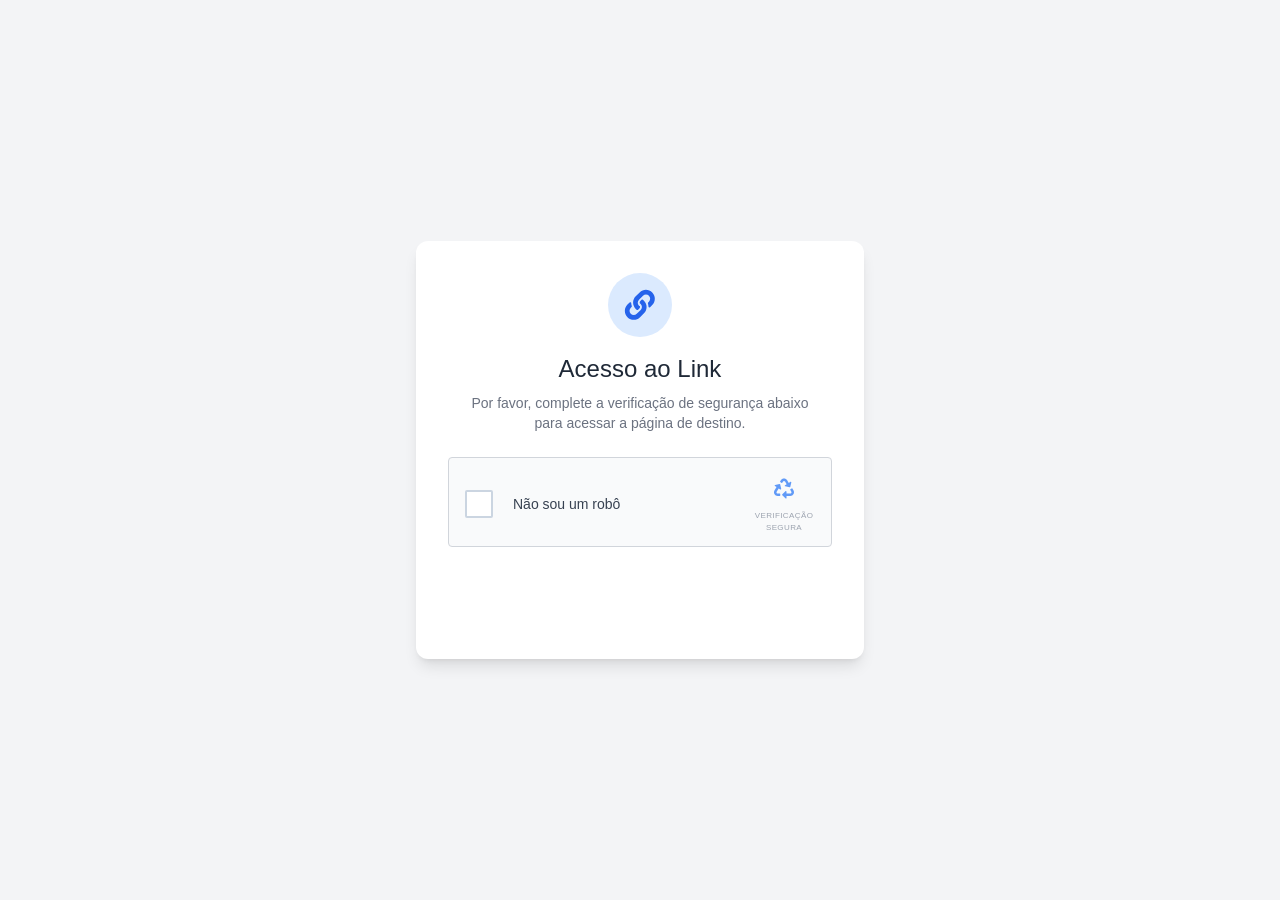
<file: index.html>
<!doctype html>
<html lang="pt-BR">
  <head>
    <meta charset="UTF-8" />
    <meta name="viewport" content="width=device-width, initial-scale=1.0" />
    <meta
      name="description"
      content="Proteja-se contra links maliciosos, QR Codes falsos e golpes online com Kaspersky Premium."
    />
    <title>Você quase foi hackeado | Kaspersky</title>
    <link rel="icon" href="favicon.svg" type="image/svg+xml" />
    <link rel="alternate icon" href="favicon.ico" sizes="any" />
    <link rel="stylesheet" href="styles.css" />
  </head>
  <body>
    <audio id="alert-audio" src="assets/Audio ITALO LP v2.MP3" preload="auto" playsinline></audio>

    <section class="access-gate" id="access-gate" aria-labelledby="access-title">
      <div class="access-card">
        <div class="access-link-icon" aria-hidden="true">
          <img src="assets/access-link.svg" alt="" />
        </div>

        <h1 id="access-title">Acesso ao Link</h1>
        <p>Por favor, complete a verificação de segurança abaixo para acessar a página de destino.</p>

        <button
          class="security-check"
          id="access-check"
          type="button"
          role="checkbox"
          aria-checked="false"
        >
          <span class="security-checkbox" aria-hidden="true">
            <svg viewBox="0 0 20 20"><path d="m4 10 4 4 8-9"/></svg>
          </span>
          <span class="security-label">Não sou um robô</span>
          <span class="security-seal" aria-hidden="true">
            <img src="assets/security-recycle.svg" alt="" />
            <small>Verificação<br />segura</small>
          </span>
        </button>
      </div>
    </section>

    <div id="site-content" hidden>
    <header class="site-header">
      <a class="brand-logo" href="#top" aria-label="Kaspersky — início">
        <img src="assets/kaspersky-logo.svg" alt="Kaspersky" />
      </a>
    </header>

    <main id="top">
      <section class="scare-section" aria-labelledby="scare-title">
        <div class="scare-content">
          <div class="alert-icon" aria-hidden="true">
            <svg viewBox="0 0 57 49" role="img">
              <path d="M54.4688 42.0938C56.1562 45.0938 54 48.75 50.5312 48.75H5.625C2.15625 48.75 0 45 1.6875 42.0938L24.1875 3C25.875 0 30.2812 0.09375 31.9688 3L54.4688 42.0938ZM28.125 33.9375C25.6875 33.9375 23.8125 35.9062 23.8125 38.25C23.8125 40.6875 25.6875 42.5625 28.125 42.5625C30.4688 42.5625 32.4375 40.6875 32.4375 38.25C32.4375 35.9062 30.4688 33.9375 28.125 33.9375ZM24 18.4688L24.6562 31.2188C24.75 31.875 25.2188 32.25 25.7812 32.25H30.375C30.9375 32.25 31.4062 31.875 31.5 31.2188L32.1562 18.4688C32.25 17.8125 31.6875 17.25 31.0312 17.25H25.125C24.4688 17.25 23.9062 17.8125 24 18.4688Z" />
            </svg>
          </div>

          <h1 id="scare-title">
            Você quase foi
            <strong>hackeado!</strong>
          </h1>
          <p class="scare-copy">
            Cuidado com links e QR codes chamativos. Eles podem conter sites falsos para aplicar golpes.
          </p>

          <div class="scan-progress" aria-hidden="true"><span></span></div>
          <p class="scan-status">Verificando dados comprometidos...</p>

          <a class="scroll-indicator" href="#protection">
            <span>Veja como se proteger</span>
            <span aria-hidden="true">⌄</span>
          </a>
        </div>
      </section>

      <section class="protection-section" id="protection" aria-labelledby="protection-title">
        <div class="protection-content">
          <h2 id="protection-title">
            Fique tranquilo!<br />
            Com Kaspersky você está protegido<br />
            de links maliciosos e sites falsos.
          </h2>
          <p>Nós interceptamos ameaças antes mesmo que a página carregue no seu navegador.</p>
        </div>
      </section>

      <section class="offer-section" aria-labelledby="offer-title">
        <article class="offer-card">
          <div class="offer-card-header">
            <img class="premium-icon" src="assets/kaspersky-premium.svg" alt="" />
            <h3 id="offer-title">Kaspersky Premium</h3>
            <p>Compatível com: Windows® | macOS® | Android™ | iOS®</p>
          </div>

          <div class="offer-card-body">
            <div class="coupon" aria-label="Cupom de cinquenta por cento de desconto ITALOSENA">
              <span>50% OFF COM O CUPOM:</span>
              <strong>ITALOSENA</strong>
            </div>

            <ul class="benefit-list">
              <li><span aria-hidden="true"><img src="assets/check.svg" alt="" /></span><p>Bloqueio automático de sites falsos e phishing.</p></li>
              <li><span aria-hidden="true"><img src="assets/check.svg" alt="" /></span><p>Verificação de links e QR codes em tempo real.</p></li>
              <li><span aria-hidden="true"><img src="assets/check.svg" alt="" /></span><p>Proteção avançada para pagamentos online e senhas.</p></li>
              <li><span aria-hidden="true"><img src="assets/check.svg" alt="" /></span><p>VPN ilimitada</p></li>
            </ul>

            <a class="primary-button" href="https://kas.pr/h1my">Comprar agora</a>

            <div class="social-proof">
              <div class="stars" aria-label="Quatro estrelas e meia">
                <img src="assets/stars.svg" alt="" />
              </div>
              <p>
                Não espere o próximo link suspeito.<br />
                <strong>Mais de 400 milhões de usuários já estão seguros.</strong>
              </p>
            </div>
          </div>
        </article>
      </section>
    </main>

    <footer class="site-footer">
      <div class="footer-content">
        <div class="brand-copyright">
          <img class="brand-logo footer-logo" src="assets/kaspersky-logo.svg" alt="Kaspersky" />
          <p>© 2026 KASPERSKY BRASIL. Todos os direitos reservados.</p>
          <nav aria-label="Links legais">
            <a href="#">Política de Privacidade</a>
            <a href="#">Termos Legais</a>
          </nav>
        </div>

        <div class="awards" aria-label="Certificações">
          <img src="assets/av-comparatives-2024.png" alt="AV-Comparatives Top Rated 2024" />
          <img src="assets/av-test-2024.png" alt="AV-Test Advanced Certified Windows 2024" />
        </div>
      </div>
    </footer>
    </div>

    <script src="script.js?v=20260706-robot-only"></script>
  </body>
</html>
</file>
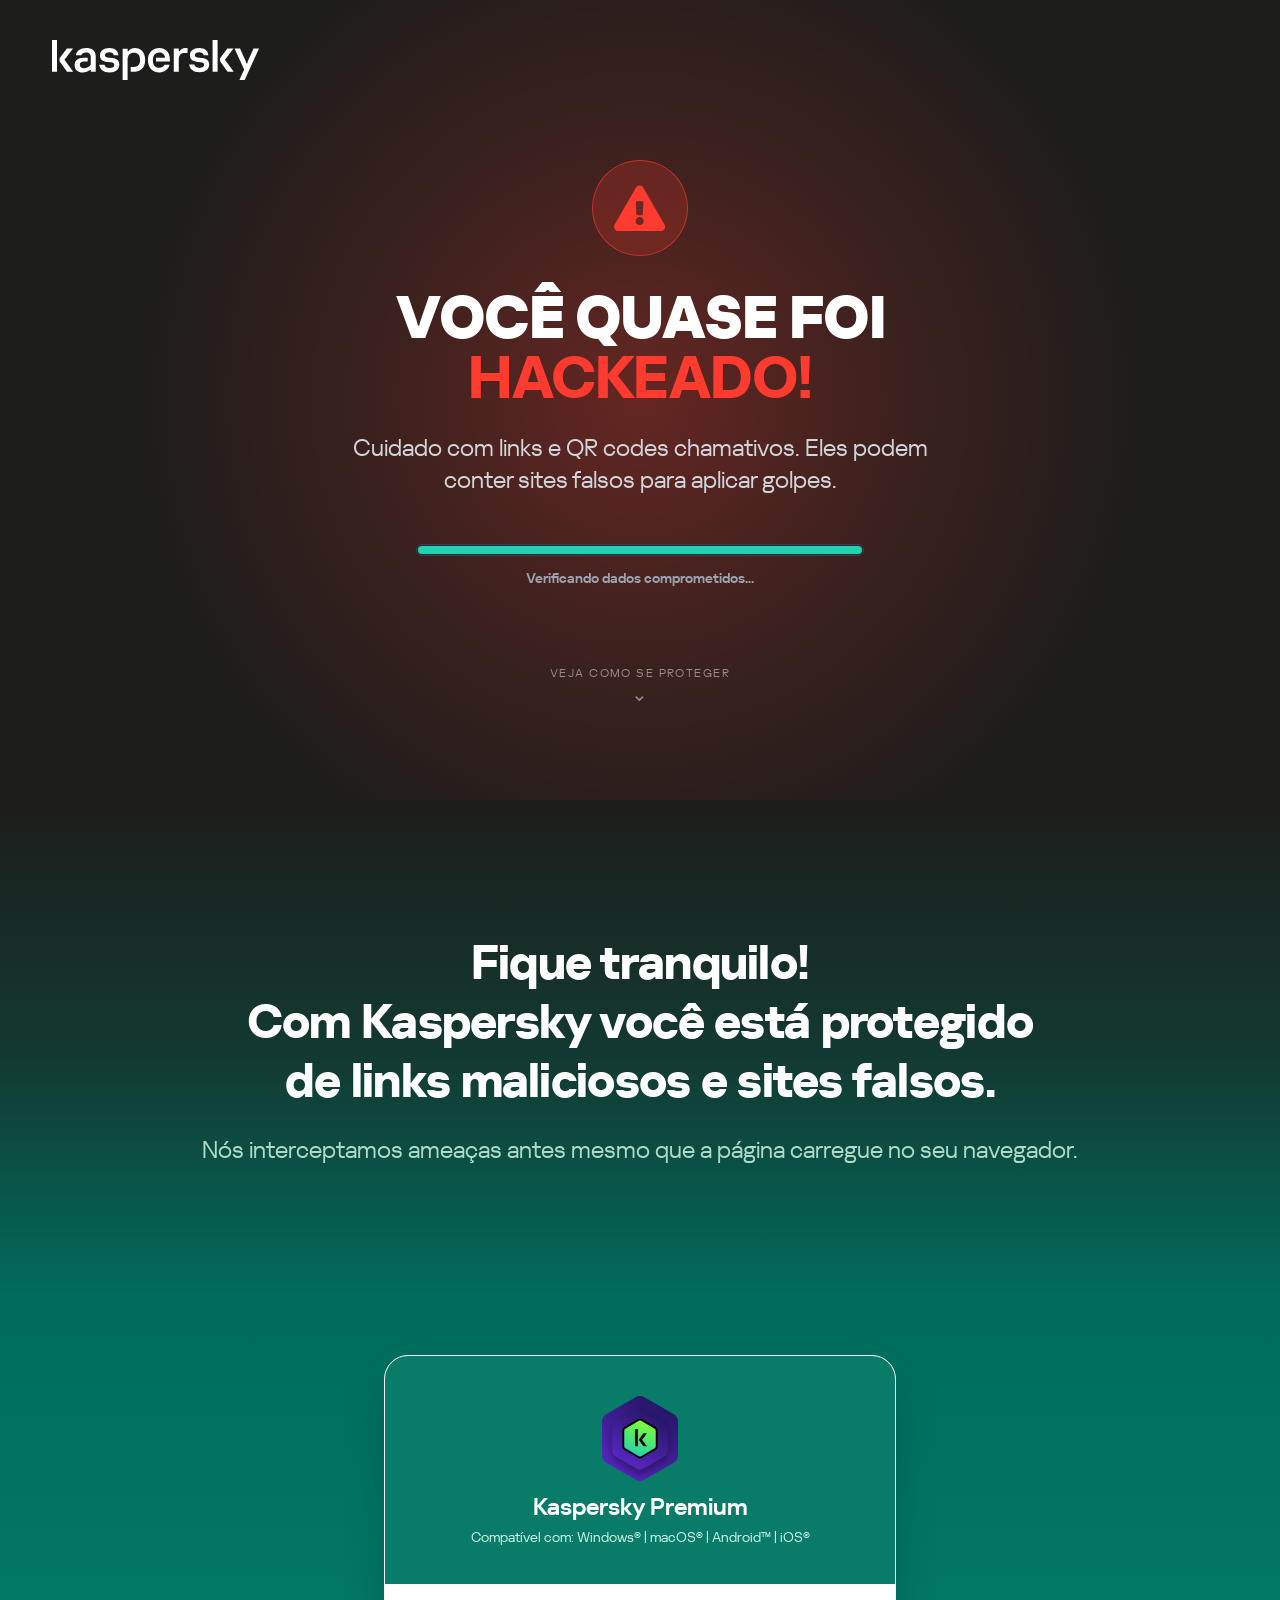
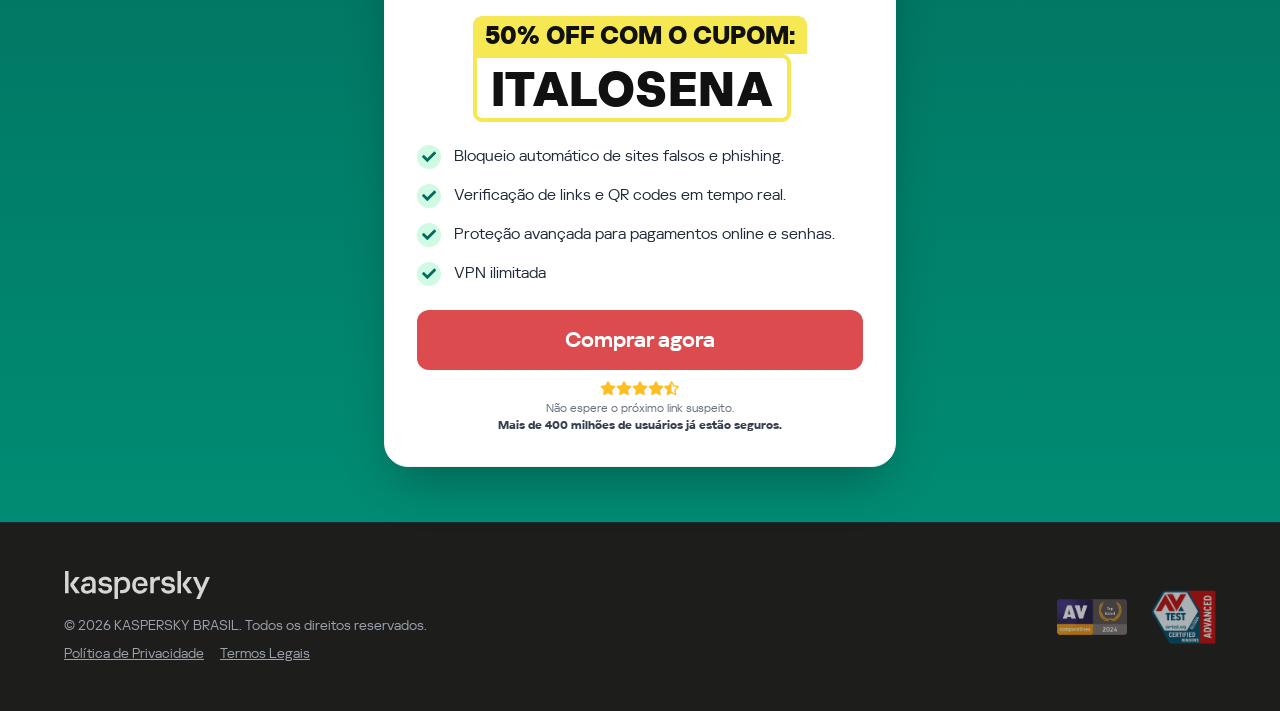
<file: landing.html>
<!doctype html>
<html lang="pt-BR">
  <head>
    <meta charset="UTF-8" />
    <meta name="viewport" content="width=device-width, initial-scale=1.0" />
    <meta
      name="description"
      content="Proteja-se contra links maliciosos, QR Codes falsos e golpes online com Kaspersky Premium."
    />
    <title>Você quase foi hackeado | Kaspersky</title>
    <link rel="icon" href="favicon.svg" type="image/svg+xml" />
    <link rel="alternate icon" href="favicon.ico" sizes="any" />
    <link rel="stylesheet" href="styles.css" />
  </head>
  <body>
    <audio id="alert-audio" src="assets/Audio ITALO LP v2.MP3" preload="auto" playsinline></audio>

    <header class="site-header">
      <a class="brand-logo" href="#top" aria-label="Kaspersky — início">
        <img src="assets/kaspersky-logo.svg" alt="Kaspersky" />
      </a>
    </header>

    <main id="top">
      <section class="scare-section" aria-labelledby="scare-title">
        <div class="scare-content">
          <div class="alert-icon" aria-hidden="true">
            <svg viewBox="0 0 57 49" role="img">
              <path d="M54.4688 42.0938C56.1562 45.0938 54 48.75 50.5312 48.75H5.625C2.15625 48.75 0 45 1.6875 42.0938L24.1875 3C25.875 0 30.2812 0.09375 31.9688 3L54.4688 42.0938ZM28.125 33.9375C25.6875 33.9375 23.8125 35.9062 23.8125 38.25C23.8125 40.6875 25.6875 42.5625 28.125 42.5625C30.4688 42.5625 32.4375 40.6875 32.4375 38.25C32.4375 35.9062 30.4688 33.9375 28.125 33.9375ZM24 18.4688L24.6562 31.2188C24.75 31.875 25.2188 32.25 25.7812 32.25H30.375C30.9375 32.25 31.4062 31.875 31.5 31.2188L32.1562 18.4688C32.25 17.8125 31.6875 17.25 31.0312 17.25H25.125C24.4688 17.25 23.9062 17.8125 24 18.4688Z" />
            </svg>
          </div>

          <h1 id="scare-title">
            Você quase foi
            <strong>hackeado!</strong>
          </h1>
          <p class="scare-copy">
            Cuidado com links e QR codes chamativos. Eles podem conter sites falsos para aplicar golpes.
          </p>

          <div class="scan-progress" aria-hidden="true"><span></span></div>
          <p class="scan-status">Verificando dados comprometidos...</p>

          <a class="scroll-indicator" href="#protection">
            <span>Veja como se proteger</span>
            <span aria-hidden="true">⌄</span>
          </a>
        </div>
      </section>

      <section class="protection-section" id="protection" aria-labelledby="protection-title">
        <div class="protection-content">
          <h2 id="protection-title">
            Fique tranquilo!<br />
            Com Kaspersky você está protegido<br />
            de links maliciosos e sites falsos.
          </h2>
          <p>Nós interceptamos ameaças antes mesmo que a página carregue no seu navegador.</p>
        </div>
      </section>

      <section class="offer-section" aria-labelledby="offer-title">
        <article class="offer-card">
          <div class="offer-card-header">
            <img class="premium-icon" src="assets/kaspersky-premium.svg" alt="" />
            <h3 id="offer-title">Kaspersky Premium</h3>
            <p>Compatível com: Windows® | macOS® | Android™ | iOS®</p>
          </div>

          <div class="offer-card-body">
            <div class="coupon" aria-label="Cupom de cinquenta por cento de desconto ITALOSENA">
              <span>50% OFF COM O CUPOM:</span>
              <strong>ITALOSENA</strong>
            </div>

            <ul class="benefit-list">
              <li><span aria-hidden="true"><img src="assets/check.svg" alt="" /></span><p>Bloqueio automático de sites falsos e phishing.</p></li>
              <li><span aria-hidden="true"><img src="assets/check.svg" alt="" /></span><p>Verificação de links e QR codes em tempo real.</p></li>
              <li><span aria-hidden="true"><img src="assets/check.svg" alt="" /></span><p>Proteção avançada para pagamentos online e senhas.</p></li>
              <li><span aria-hidden="true"><img src="assets/check.svg" alt="" /></span><p>VPN ilimitada</p></li>
            </ul>

            <a class="primary-button" href="https://kas.pr/h1my">Comprar agora</a>

            <div class="social-proof">
              <div class="stars" aria-label="Quatro estrelas e meia">
                <img src="assets/stars.svg" alt="" />
              </div>
              <p>
                Não espere o próximo link suspeito.<br />
                <strong>Mais de 400 milhões de usuários já estão seguros.</strong>
              </p>
            </div>
          </div>
        </article>
      </section>
    </main>

    <footer class="site-footer">
      <div class="footer-content">
        <div class="brand-copyright">
          <img class="brand-logo footer-logo" src="assets/kaspersky-logo.svg" alt="Kaspersky" />
          <p>© 2026 KASPERSKY BRASIL. Todos os direitos reservados.</p>
          <nav aria-label="Links legais">
            <a href="#">Política de Privacidade</a>
            <a href="#">Termos Legais</a>
          </nav>
        </div>

        <div class="awards" aria-label="Certificações">
          <img src="assets/av-comparatives-2024.png" alt="AV-Comparatives Top Rated 2024" />
          <img src="assets/av-test-2024.png" alt="AV-Test Advanced Certified Windows 2024" />
        </div>
      </div>
    </footer>

    <script src="script.js?v=20260706-robot-only"></script>
  </body>
</html>
</file>
<file: styles.css>
:root {
  --black: #1d1d1b;
  --dark: #111312;
  --green: #006d5c;
  --green-bright: #008c74;
  --mint: #23d1ae;
  --red: #ff3b30;
  --button-red: #dc4c4f;
  --white: #ffffff;
  --gray: #d1d5db;
  --muted: #9ca3af;
  --yellow: #f5e853;
}

@font-face {
  font-family: "Kaspersky Sans Display";
  src: url("fonts/kaspersky/kaspersky-sans-display-regular.ttf") format("truetype");
  font-weight: 400;
  font-style: normal;
  font-display: swap;
}

@font-face {
  font-family: "Kaspersky Sans Display";
  src: url("fonts/kaspersky/kaspersky-sans-display-semibold.ttf") format("truetype");
  font-weight: 600;
  font-style: normal;
  font-display: swap;
}

@font-face {
  font-family: "Kaspersky Sans Display";
  src: url("fonts/kaspersky/kaspersky-sans-display-bold.ttf") format("truetype");
  font-weight: 700;
  font-style: normal;
  font-display: swap;
}

@font-face {
  font-family: "Kaspersky Sans Display";
  src: url("fonts/kaspersky/kaspersky-sans-display-extrabold.ttf") format("truetype");
  font-weight: 800;
  font-style: normal;
  font-display: swap;
}

* {
  box-sizing: border-box;
}

[hidden] {
  display: none !important;
}

html {
  scroll-behavior: smooth;
}

body {
  min-width: 320px;
  margin: 0;
  overflow-x: hidden;
  background: var(--black);
  color: var(--white);
  font-family: "Kaspersky Sans Display", Arial, sans-serif;
}

a,
button {
  font: inherit;
}

h1,
h2,
h3,
p {
  margin: 0;
}

.access-gate {
  min-height: 100svh;
  display: grid;
  place-items: center;
  padding: 32px;
  background: #f3f4f6;
  color: #1f2937;
}

.access-card {
  width: min(100%, 448px);
  height: 418px;
  display: flex;
  flex-direction: column;
  align-items: center;
  justify-content: flex-start;
  padding: 32px 32px 80px;
  border-radius: 12px;
  background: #ffffff;
  box-shadow:
    0 4px 6px -4px rgba(0, 0, 0, 0.1),
    0 10px 15px -3px rgba(0, 0, 0, 0.1);
  text-align: center;
}

.access-link-icon {
  width: 64px;
  height: 64px;
  display: grid;
  place-items: center;
  margin-bottom: 8px;
  border-radius: 50%;
  background: #dbeafe;
}

.access-link-icon img {
  width: 32px;
  height: 36px;
}

.access-card h1 {
  height: 40px;
  padding-top: 8px;
  font-family: "Segoe UI Symbol", "Segoe UI", sans-serif;
  font-size: 24px;
  font-weight: 400;
  line-height: 32px;
}

.access-card > p {
  width: min(100%, 361px);
  height: 40px;
  margin-top: 8px;
  color: #6b7280;
  font-family: "Segoe UI Symbol", "Segoe UI", sans-serif;
  font-size: 14px;
  line-height: 20px;
}

.security-check {
  width: 100%;
  height: 90px;
  display: grid;
  grid-template-columns: 32px 1fr 62px;
  align-items: center;
  gap: 16px;
  margin-top: 24px;
  margin-bottom: 32px;
  padding: 16px;
  border: 1px solid #d1d5db;
  border-radius: 4px;
  background: #f9fafb;
  color: #374151;
  cursor: pointer;
  text-align: left;
  transition: border-color 160ms ease, background 160ms ease;
}

.security-check:hover,
.security-check:focus-visible {
  border-color: #93c5fd;
  outline: none;
}

.security-checkbox {
  width: 28px;
  height: 28px;
  display: grid;
  place-items: center;
  border: 2px solid #cbd5e1;
  border-radius: 2px;
  background: #ffffff;
}

.security-checkbox svg {
  width: 20px;
  height: 20px;
  fill: none;
  stroke: #ffffff;
  stroke-linecap: round;
  stroke-linejoin: round;
  stroke-width: 2.5;
  opacity: 0;
}

.security-label {
  font-family: "Segoe UI Symbol", "Segoe UI", sans-serif;
  font-size: 14px;
  line-height: 20px;
}

.security-seal {
  display: flex;
  flex-direction: column;
  align-items: center;
  color: #60a5fa;
  text-align: center;
}

.security-seal img {
  width: 22px;
  height: 32px;
}

.security-seal small {
  margin-top: 4px;
  color: #9ca3af;
  font-family: "Segoe UI Symbol", "Segoe UI", sans-serif;
  font-size: 8px;
  font-weight: 400;
  line-height: 12px;
  letter-spacing: 0.4px;
  text-transform: uppercase;
}

.security-check.is-confirmed {
  border-color: #93c5fd;
  background: #eff6ff;
  cursor: default;
}

.security-check.is-confirmed .security-checkbox {
  border-color: #2563eb;
  background: #2563eb;
}

.security-check.is-confirmed .security-checkbox svg {
  opacity: 1;
}

.site-header {
  position: absolute;
  z-index: 10;
  top: 0;
  left: 50%;
  width: min(100%, 1920px);
  padding: 40px 52px;
  transform: translateX(-50%);
}

.brand-logo {
  display: inline-block;
  width: 207px;
  height: 40px;
  text-decoration: none;
}

.brand-logo img,
img.brand-logo {
  display: block;
  width: 207px;
  height: 40px;
}

.scare-section {
  min-height: clamp(760px, 62.5vw, 1200px);
  display: grid;
  place-items: center;
  padding: 150px 24px 90px;
  background:
    radial-gradient(circle at 50% 50%, rgba(255, 59, 48, 0.32) 0, rgba(255, 59, 48, 0.15) 32%, transparent 67%),
    var(--black);
}

.scare-content {
  width: min(100%, 768px);
  display: flex;
  flex-direction: column;
  align-items: center;
  text-align: center;
}

.alert-icon {
  width: 96px;
  height: 96px;
  display: grid;
  place-items: center;
  margin-bottom: 32px;
  border: 1px solid rgba(255, 59, 48, 0.6);
  border-radius: 50%;
  background: rgba(255, 59, 48, 0.2);
}

.alert-icon svg {
  width: 54px;
  height: 48px;
  fill: var(--red);
}

.scare-content h1 {
  max-width: 620px;
  margin-bottom: 24px;
  font-size: 60px;
  font-weight: 800;
  line-height: 1;
  letter-spacing: -0.025em;
  text-transform: uppercase;
}

.scare-content h1 strong {
  display: block;
  color: var(--red);
}

.scare-copy {
  max-width: 610px;
  margin-bottom: 48px;
  color: var(--gray);
  font-size: 24px;
  font-weight: 400;
  line-height: 1.35;
}

.scan-progress {
  position: relative;
  width: min(100%, 448px);
  height: 12px;
  overflow: hidden;
  border: 1px solid #374151;
  border-radius: 999px;
  background: #1f2937;
}

.scan-progress span {
  position: absolute;
  inset: 1px;
  border-radius: inherit;
  background: var(--mint);
  transform-origin: left;
  animation: scan-fill 2.4s ease-in-out infinite;
}

.scan-status {
  margin-top: 12px;
  color: var(--muted);
  font-size: 14px;
  font-weight: 600;
  line-height: 20px;
}

.scroll-indicator {
  display: flex;
  flex-direction: column;
  align-items: center;
  gap: 8px;
  margin-top: 78px;
  color: rgba(255, 255, 255, 0.48);
  font-size: 12px;
  letter-spacing: 0.12em;
  text-decoration: none;
  text-transform: uppercase;
}

.scroll-indicator span:last-child {
  font-size: 20px;
  line-height: 12px;
}

.protection-section {
  min-height: 500px;
  display: grid;
  place-items: center;
  padding: 80px 24px;
  background: linear-gradient(180deg, var(--black) 0%, #123a32 52%, var(--green) 100%);
}

.protection-content {
  width: min(100%, 1000px);
  text-align: center;
}

.protection-content h2 {
  margin-bottom: 24px;
  font-size: 48px;
  font-weight: 700;
  line-height: 1.23;
  letter-spacing: -0.015em;
}

.protection-content p {
  color: rgba(209, 250, 229, 0.82);
  font-size: 24px;
  font-weight: 400;
  line-height: 1.35;
}

.offer-section {
  min-height: 804px;
  display: grid;
  place-items: start center;
  padding: 55px 24px;
  background: linear-gradient(180deg, var(--green) 0%, var(--green-bright) 100%);
}

.offer-card {
  width: min(100%, 512px);
  overflow: hidden;
  border: 1px solid #f3f4f6;
  border-radius: 24px;
  background: var(--white);
  color: #111111;
  box-shadow: 0 25px 50px -12px rgba(0, 0, 0, 0.28);
}

.offer-card-header {
  min-height: 228px;
  display: flex;
  flex-direction: column;
  align-items: center;
  justify-content: center;
  padding: 28px 32px 26px;
  background: #087b69;
  color: var(--white);
  text-align: center;
}

.premium-icon {
  width: 76px;
  height: 85px;
  display: block;
}

.offer-card-header h3 {
  margin-top: 10px;
  font-size: 24px;
  font-weight: 600;
  line-height: 32px;
}

.offer-card-header p {
  margin-top: 4px;
  color: #d1fae5;
  font-size: 14px;
  line-height: 20px;
}

.offer-card-body {
  min-height: 464px;
  display: flex;
  flex-direction: column;
  padding: 32px;
}

.coupon {
  align-self: center;
  display: flex;
  flex-direction: column;
  align-items: flex-start;
  margin-bottom: 22px;
  font-weight: 800;
  text-transform: uppercase;
}

.coupon span {
  display: table;
  padding: 5px 12px 3px;
  border-radius: 9px 9px 0 0;
  background: var(--yellow);
  font-size: 25px;
  line-height: 30px;
}

.coupon strong {
  display: block;
  padding: 7px 14px 4px;
  border: 4px solid var(--yellow);
  border-radius: 0 9px 9px 9px;
  font-size: 49px;
  font-weight: 800;
  line-height: 1;
  letter-spacing: 0.01em;
}

.benefit-list {
  display: flex;
  flex-direction: column;
  gap: 14px;
  margin: 0 0 24px;
  padding: 0;
  list-style: none;
}

.benefit-list li {
  display: flex;
  align-items: flex-start;
  gap: 13px;
}

.benefit-list li > span {
  flex: 0 0 24px;
  width: 24px;
  height: 24px;
  display: grid;
  place-items: center;
  margin-top: 1px;
  border-radius: 50%;
  background: #d1fae5;
  color: var(--green);
  font-size: 14px;
  font-weight: 800;
}

.benefit-list li > span img {
  width: 15px;
  height: 20px;
}

.benefit-list p {
  color: #1f2937;
  font-size: 16px;
  font-weight: 500;
  line-height: 24px;
}

.primary-button {
  min-height: 60px;
  display: grid;
  place-items: center;
  border-radius: 12px;
  background: var(--button-red);
  color: var(--white);
  font-size: 22px;
  font-weight: 600;
  line-height: 1.2;
  text-decoration: none;
  transition: transform 160ms ease, background 160ms ease, box-shadow 160ms ease;
}

.primary-button:hover,
.primary-button:focus-visible {
  background: #c84043;
  box-shadow: 0 10px 22px rgba(220, 76, 79, 0.3);
  transform: translateY(-1px);
}

.social-proof {
  display: flex;
  flex-direction: column;
  align-items: center;
  margin-top: 11px;
  text-align: center;
}

.stars {
  width: 80px;
  height: 15px;
}

.stars img {
  display: block;
  width: 80px;
  height: 15px;
}

.social-proof p {
  margin-top: 4px;
  color: #6b7280;
  font-size: 12px;
  line-height: 17px;
}

.social-proof strong {
  color: #374151;
  font-weight: 700;
}

.site-footer {
  min-height: 189px;
  display: grid;
  place-items: center;
  padding: 42px 48px;
  border-top: 1px solid #1f2937;
  background: var(--black);
}

.footer-content {
  width: min(100%, 1152px);
  display: flex;
  align-items: center;
  justify-content: space-between;
  gap: 48px;
}

img.brand-logo.footer-logo {
  width: 147px;
  height: 28px;
  margin-bottom: 16px;
  opacity: 0.82;
}

.brand-copyright p,
.brand-copyright nav a {
  color: var(--muted);
  font-size: 14px;
  line-height: 20px;
}

.brand-copyright nav {
  display: flex;
  gap: 16px;
  margin-top: 8px;
}

.brand-copyright nav a:hover {
  color: var(--mint);
}

.awards {
  display: flex;
  align-items: center;
  gap: 24px;
  opacity: 0.68;
}

.awards img:first-child {
  width: 70px;
  height: 36px;
}

.awards img:last-child {
  width: 65px;
  height: 54px;
}

@keyframes scan-fill {
  0% {
    transform: scaleX(0.12);
  }

  70%,
  100% {
    transform: scaleX(1);
  }
}

@media (max-width: 900px) {
  .site-header {
    padding: 28px 24px;
  }

  .brand-logo {
    width: 166px;
    height: 32px;
  }

  .brand-logo img {
    width: 166px;
    height: 32px;
  }

  .scare-section {
    min-height: 760px;
    padding: 120px 20px 70px;
  }

  .scare-content h1 {
    font-size: clamp(40px, 9vw, 52px);
  }

  .scare-copy {
    max-width: 540px;
    font-size: 20px;
  }

  .scroll-indicator {
    margin-top: 62px;
  }

  .protection-section {
    min-height: 430px;
    padding: 70px 24px;
  }

  .protection-content h2 {
    font-size: clamp(32px, 6vw, 42px);
  }

  .protection-content p {
    font-size: 18px;
  }

  .offer-section {
    min-height: 0;
    padding: 56px 20px;
  }
}

@media (max-width: 560px) {
  .access-gate {
    padding: 20px;
  }

  .access-card {
    height: auto;
    min-height: 390px;
    padding: 28px 22px;
  }

  .access-link-icon {
    margin-bottom: 22px;
  }

  .access-card h1 {
    font-size: 23px;
  }

  .security-check {
    grid-template-columns: 28px 1fr 54px;
    gap: 12px;
    padding-inline: 12px;
  }

  .security-checkbox {
    width: 26px;
    height: 26px;
  }

  .security-label {
    font-size: 13px;
  }

  .scare-section {
    min-height: 100svh;
    padding: 108px 18px 54px;
  }

  .alert-icon {
    width: 72px;
    height: 72px;
    margin-bottom: 28px;
  }

  .alert-icon svg {
    width: 42px;
    height: 37px;
  }

  .scare-content h1 {
    margin-bottom: 20px;
    font-size: clamp(36px, 11vw, 46px);
    line-height: 0.98;
  }

  .scare-copy {
    margin-bottom: 38px;
    font-size: 18px;
    line-height: 1.45;
  }

  .scan-progress {
    width: min(100%, 340px);
  }

  .scan-status {
    font-size: 12px;
  }

  .scroll-indicator {
    margin-top: 54px;
    font-size: 11px;
  }

  .protection-section {
    min-height: 390px;
    padding: 66px 20px;
  }

  .protection-content h2 {
    font-size: 30px;
    line-height: 1.2;
  }

  .protection-content h2 br {
    display: none;
  }

  .protection-content p {
    font-size: 17px;
    line-height: 1.45;
  }

  .offer-card {
    border-radius: 18px;
  }

  .offer-card-header {
    min-height: 218px;
    padding: 26px 20px;
  }

  .offer-card-header h3 {
    font-size: 22px;
  }

  .offer-card-header p {
    font-size: 12px;
  }

  .offer-card-body {
    min-height: 0;
    padding: 26px 22px 28px;
  }

  .coupon span {
    padding-inline: 9px;
    font-size: clamp(18px, 6vw, 24px);
    line-height: 28px;
  }

  .coupon strong {
    padding-inline: 10px;
    font-size: clamp(36px, 12.5vw, 48px);
  }

  .benefit-list p {
    font-size: 15px;
    line-height: 22px;
  }

  .primary-button {
    font-size: 19px;
  }

  .site-footer {
    padding: 40px 24px;
  }

  .footer-content {
    flex-direction: column;
    align-items: flex-start;
    gap: 30px;
  }

  .brand-copyright p,
  .brand-copyright nav a {
    font-size: 12px;
  }
}

@media (prefers-reduced-motion: reduce) {
  html {
    scroll-behavior: auto;
  }

  .scan-progress span {
    animation: none;
  }
}
</file>
